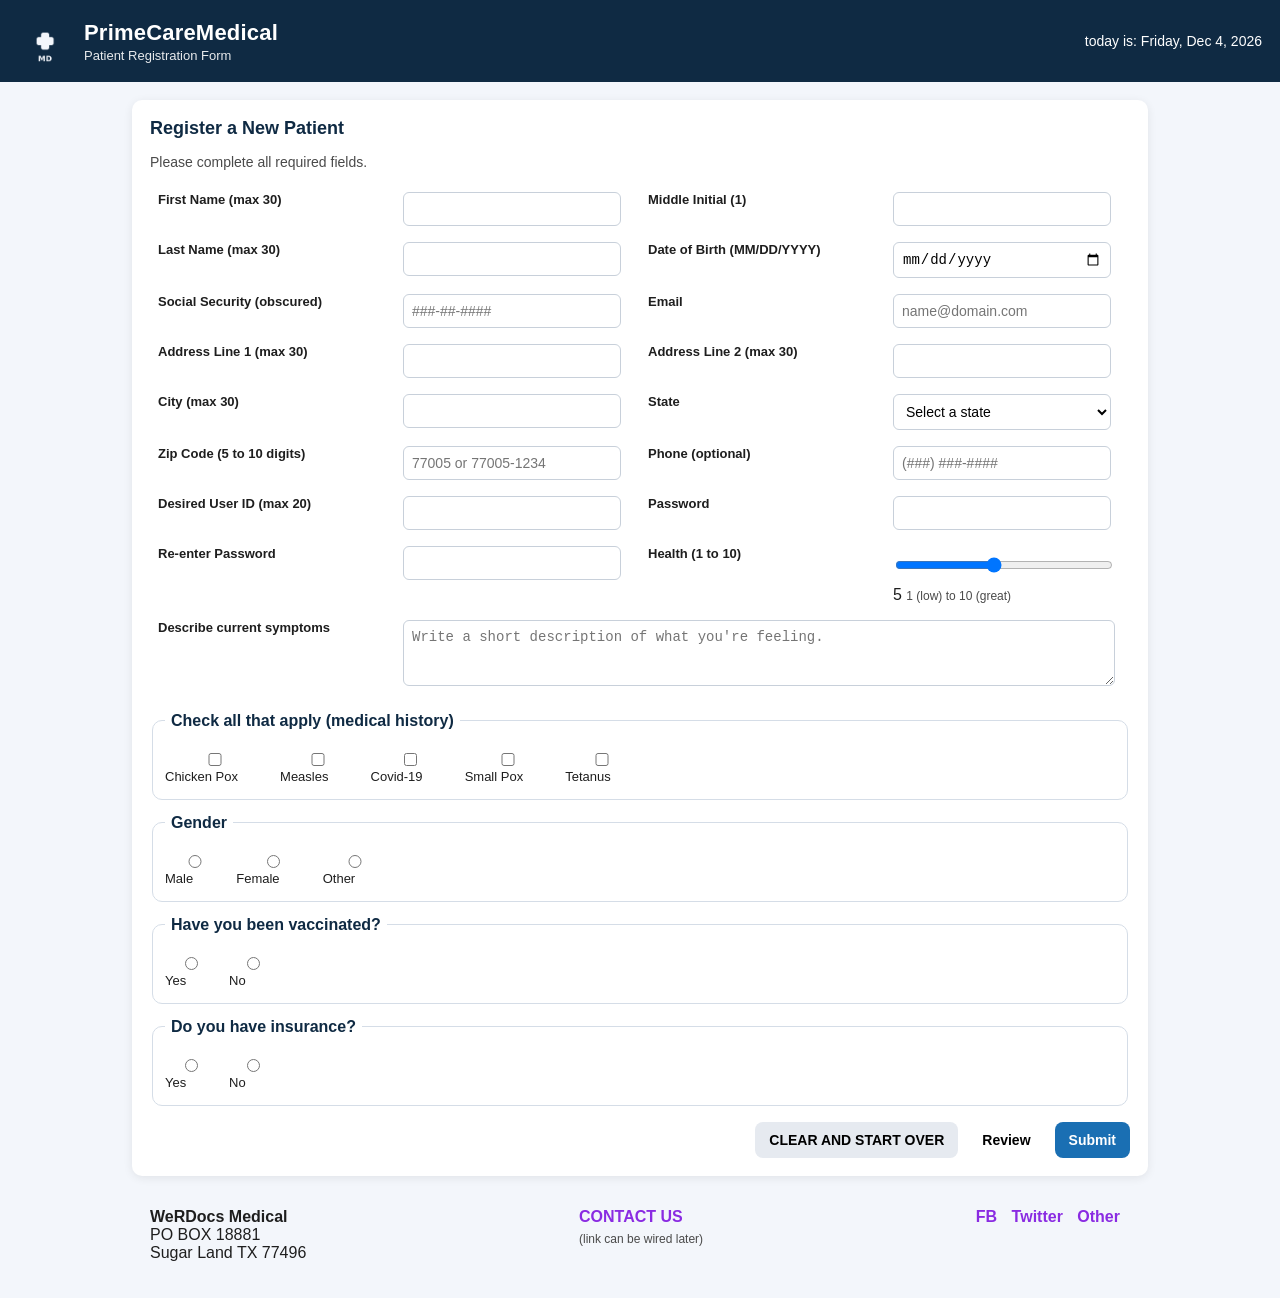
<file: index.html>
<!DOCTYPE html>
<html lang="en">
<head>
  <meta charset="UTF-8" />
  <meta http-equiv="refresh" content="0; url=mis3371/homework1/patient-form.html" />
  <title>PrimeCare Medical</title>
</head>
<body>
  <p>
    Redirecting to PrimeCare Medical Patient Registration Form...
    <br />
    <a href="mis3371/homework1/patient-form.html">
      Click here if you are not redirected.
    </a>
  </p>
</body>
</html>
</file>
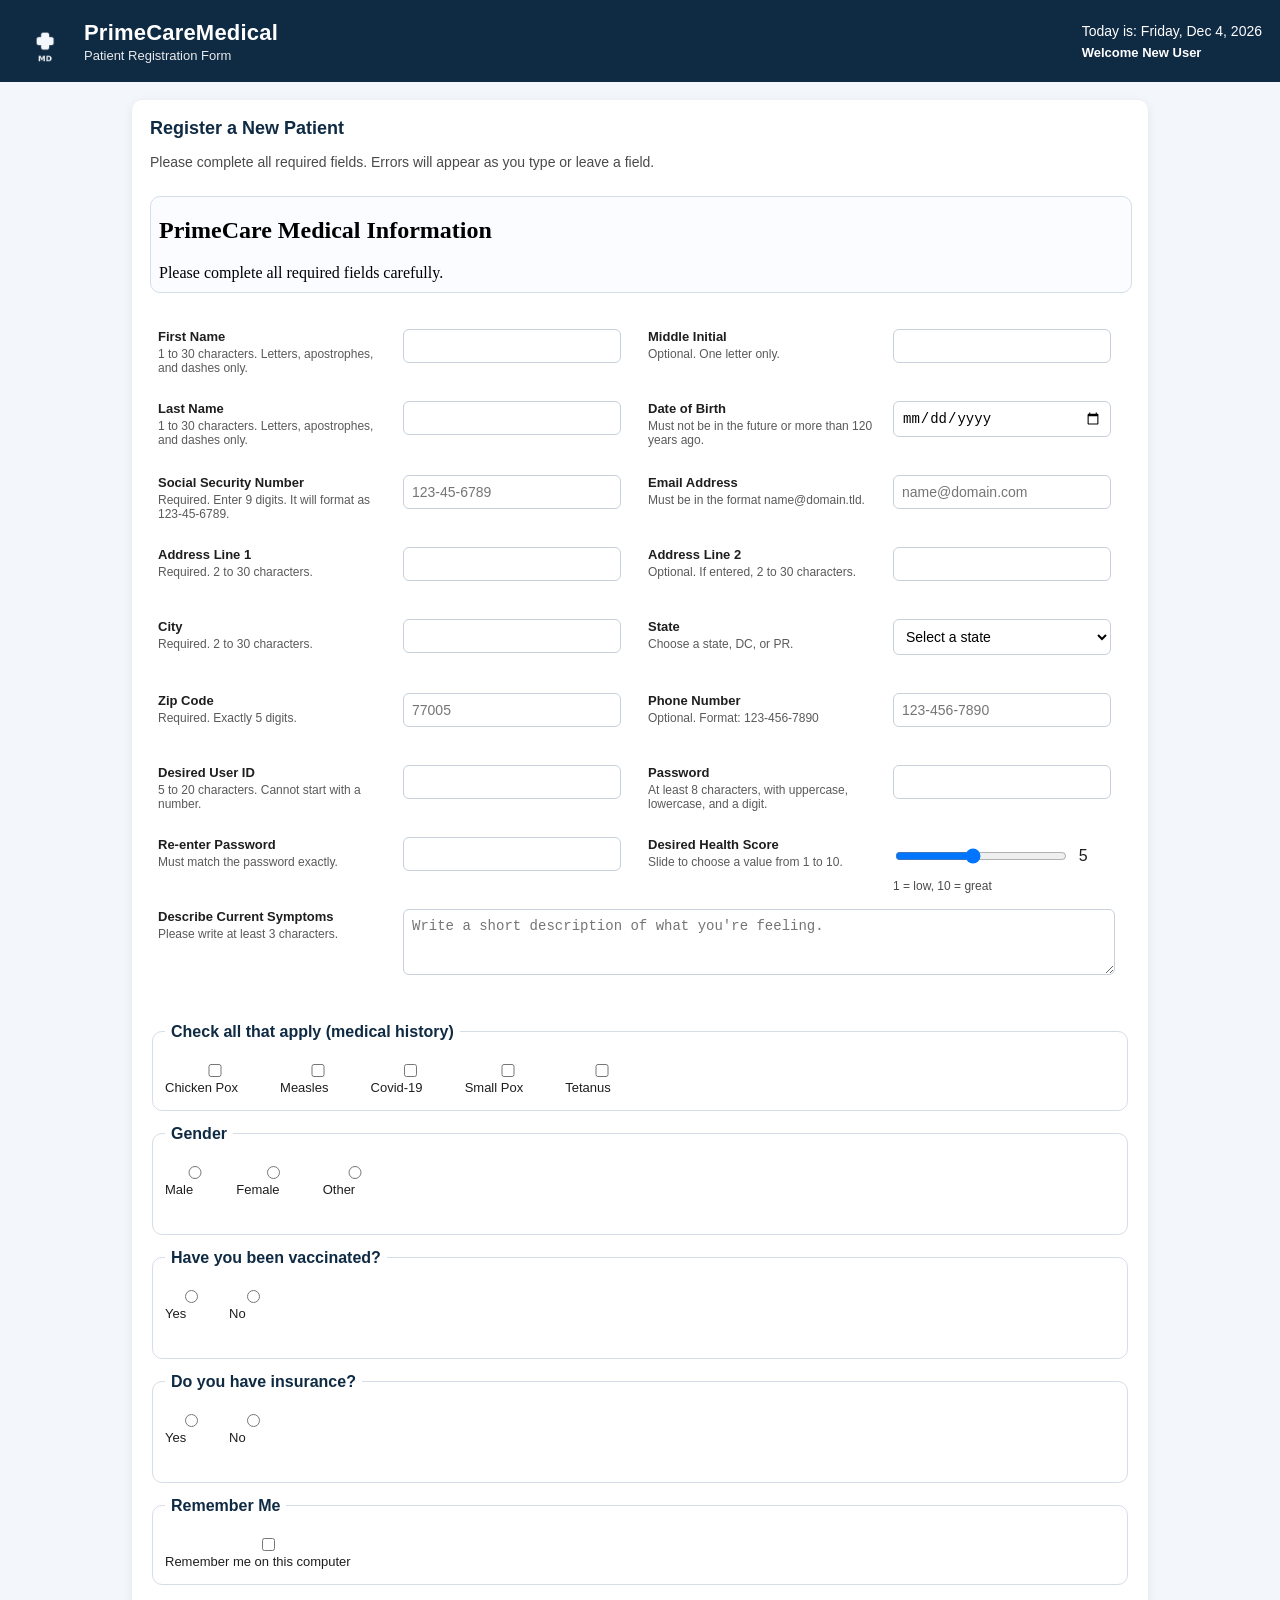
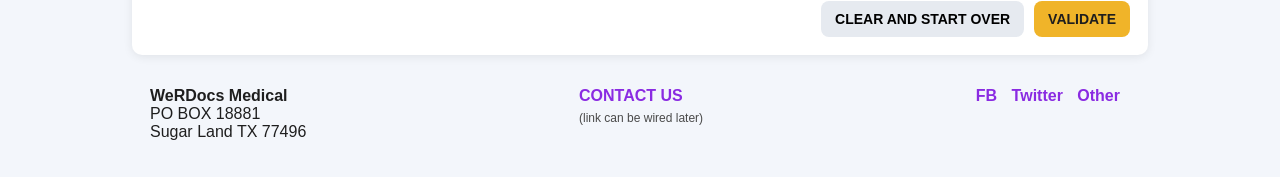
<file: mis3371/homework1/homework4.html>
<!--
Program name: homework3.html
Author: Muhammad Masood
Date created: 04/18/2026
Date last edited: 04/18/2026
Version: 3.1
Description: Patient Registration Form with on-the-fly JavaScript validation.
-->

<!DOCTYPE html>
<html lang="en">
<head>
  <meta charset="UTF-8" />
  <meta name="viewport" content="width=device-width, initial-scale=1.0" />
  <title>Patient Registration - Homework 4</title>
  <link rel="stylesheet" href="style.css" />
</head>
<body>
  <div id="header">
    <div class="header-left">
      <img src="logo.png" alt="Clinic Logo" class="logo" />
      <div>
        <h1>PrimeCareMedical</h1>
        <p class="tagline">Patient Registration Form</p>
      </div>
    </div>

    <div class="header-right">
      <p class="today-line">Today is: <span id="todayText"></span></p>
      <p id="welcomeMessage" class="welcome-message">Welcome New User</p>
    </div>
  </div>

  <div id="content">
    <h2>Register a New Patient</h2>
    <p class="helper-text">Please complete all required fields. Errors will appear as you type or leave a field.</p>
    <iframe src="iframe-info.html" class="info-frame" title="Patient Form Information"></iframe>

    <form id="registrationForm" action="thankyou.html" novalidate>
      <table class="form-table">
        <tr>
          <td>
            <label for="firstName">First Name</label>
            <div class="prompt-text">1 to 30 characters. Letters, apostrophes, and dashes only.</div>
          </td>
          <td>
            <input type="text" id="firstName" name="firstName" maxlength="30" title="Enter 1 to 30 letters, apostrophes, or dashes only." />
            <div class="error" id="firstNameError"></div>
          </td>

          <td>
            <label for="middleInitial">Middle Initial</label>
            <div class="prompt-text">Optional. One letter only.</div>
          </td>
          <td>
            <input type="text" id="middleInitial" name="middleInitial" maxlength="1" title="Optional. Enter one letter only." />
            <div class="error" id="middleInitialError"></div>
          </td>
        </tr>

        <tr>
          <td>
            <label for="lastName">Last Name</label>
            <div class="prompt-text">1 to 30 characters. Letters, apostrophes, and dashes only.</div>
          </td>
          <td>
            <input type="text" id="lastName" name="lastName" maxlength="30" title="Enter 1 to 30 letters, apostrophes, or dashes only." />
            <div class="error" id="lastNameError"></div>
          </td>

          <td>
            <label for="dob">Date of Birth</label>
            <div class="prompt-text">Must not be in the future or more than 120 years ago.</div>
          </td>
          <td>
            <input type="date" id="dob" name="dob" title="Select a valid date of birth." />
            <div class="error" id="dobError"></div>
          </td>
        </tr>

        <tr>
          <td>
            <label for="ssn">Social Security Number</label>
            <div class="prompt-text">Required. Enter 9 digits. It will format as 123-45-6789.</div>
          </td>
          <td>
            <input type="password" id="ssn" name="ssn" maxlength="11" placeholder="123-45-6789" title="Enter 9 digits for the Social Security Number." />
            <div class="error" id="ssnError"></div>
          </td>

          <td>
            <label for="email">Email Address</label>
            <div class="prompt-text">Must be in the format name@domain.tld.</div>
          </td>
          <td>
            <input type="text" id="email" name="email" placeholder="name@domain.com" title="Enter a valid email address." />
            <div class="error" id="emailError"></div>
          </td>
        </tr>

        <tr>
          <td>
            <label for="address1">Address Line 1</label>
            <div class="prompt-text">Required. 2 to 30 characters.</div>
          </td>
          <td>
            <input type="text" id="address1" name="address1" maxlength="30" title="Enter 2 to 30 characters." />
            <div class="error" id="address1Error"></div>
          </td>

          <td>
            <label for="address2">Address Line 2</label>
            <div class="prompt-text">Optional. If entered, 2 to 30 characters.</div>
          </td>
          <td>
            <input type="text" id="address2" name="address2" maxlength="30" title="Optional. Enter 2 to 30 characters if used." />
            <div class="error" id="address2Error"></div>
          </td>
        </tr>

        <tr>
          <td>
            <label for="city">City</label>
            <div class="prompt-text">Required. 2 to 30 characters.</div>
          </td>
          <td>
            <input type="text" id="city" name="city" maxlength="30" title="Enter a city name using letters, spaces, apostrophes, periods, or dashes." />
            <div class="error" id="cityError"></div>
          </td>

          <td>
            <label for="state">State</label>
            <div class="prompt-text">Choose a state, DC, or PR.</div>
          </td>
          <td>
            <select id="state" name="state" title="Select a state.">
  <option value="">Loading states...</option>
</select>
            <div class="error" id="stateError"></div>
          </td>
        </tr>

        <tr>
          <td>
            <label for="zip">Zip Code</label>
            <div class="prompt-text">Required. Exactly 5 digits.</div>
          </td>
          <td>
            <input type="text" id="zip" name="zip" maxlength="5" placeholder="77005" title="Enter a 5-digit ZIP code." />
            <div class="error" id="zipError"></div>
          </td>

          <td>
            <label for="phone">Phone Number</label>
            <div class="prompt-text">Optional. Format: 123-456-7890</div>
          </td>
          <td>
            <input type="text" id="phone" name="phone" maxlength="12" placeholder="123-456-7890" title="Optional. Enter a phone number in the format 123-456-7890." />
            <div class="error" id="phoneError"></div>
          </td>
        </tr>

        <tr>
          <td>
            <label for="userId">Desired User ID</label>
            <div class="prompt-text">5 to 20 characters. Cannot start with a number.</div>
          </td>
          <td>
            <input type="text" id="userId" name="userId" maxlength="20" title="User ID must start with a letter and may contain letters, numbers, dashes, and underscores." />
            <div class="error" id="userIdError"></div>
          </td>

          <td>
            <label for="password">Password</label>
            <div class="prompt-text">At least 8 characters, with uppercase, lowercase, and a digit.</div>
          </td>
          <td>
            <input type="password" id="password" name="password" maxlength="30" title="Password must be at least 8 characters and include uppercase, lowercase, and a digit." />
            <div class="error" id="passwordError"></div>
          </td>
        </tr>

        <tr>
          <td>
            <label for="password2">Re-enter Password</label>
            <div class="prompt-text">Must match the password exactly.</div>
          </td>
          <td>
            <input type="password" id="password2" name="password2" maxlength="30" title="Re-enter the same password." />
            <div class="error" id="password2Error"></div>
          </td>

          <td>
            <label for="healthScore">Desired Health Score</label>
            <div class="prompt-text">Slide to choose a value from 1 to 10.</div>
          </td>
          <td>
            <div class="range-wrap">
              <input type="range" id="healthScore" name="healthScore" min="1" max="10" value="5" />
              <span id="healthValue">5</span>
            </div>
            <div class="range-note">1 = low, 10 = great</div>
          </td>
        </tr>

        <tr>
          <td>
            <label for="symptoms">Describe Current Symptoms</label>
            <div class="prompt-text">Please write at least 3 characters.</div>
          </td>
          <td colspan="3">
            <textarea id="symptoms" name="symptoms" rows="3" cols="50" placeholder="Write a short description of what you're feeling." title="Describe your symptoms in at least 3 characters."></textarea>
            <div class="error" id="symptomsError"></div>
          </td>
        </tr>
      </table>

      <fieldset class="section">
        <legend>Check all that apply (medical history)</legend>
        <label><input type="checkbox" name="history" value="Chicken Pox" /> Chicken Pox</label>
        <label><input type="checkbox" name="history" value="Measles" /> Measles</label>
        <label><input type="checkbox" name="history" value="Covid-19" /> Covid-19</label>
        <label><input type="checkbox" name="history" value="Small Pox" /> Small Pox</label>
        <label><input type="checkbox" name="history" value="Tetanus" /> Tetanus</label>
      </fieldset>

      <fieldset class="section">
        <legend>Gender</legend>
        <label><input type="radio" name="gender" value="Male" /> Male</label>
        <label><input type="radio" name="gender" value="Female" /> Female</label>
        <label><input type="radio" name="gender" value="Other" /> Other</label>
        <div class="error" id="genderError"></div>
      </fieldset>

      <fieldset class="section">
        <legend>Have you been vaccinated?</legend>
        <label><input type="radio" name="vaccinated" value="Yes" /> Yes</label>
        <label><input type="radio" name="vaccinated" value="No" /> No</label>
        <div class="error" id="vaccinatedError"></div>
      </fieldset>

      <fieldset class="section">
        <legend>Do you have insurance?</legend>
        <label><input type="radio" name="insurance" value="Yes" /> Yes</label>
        <label><input type="radio" name="insurance" value="No" /> No</label>
        <div class="error" id="insuranceError"></div>
      </fieldset>

      <fieldset class="section">
  <legend>Remember Me</legend>
  <label>
    <input type="checkbox" id="rememberMe" name="rememberMe" />
    Remember me on this computer
  </label>

  <div id="notUserBox" style="display:none;">
    <label>
      <input type="checkbox" id="notUser" name="notUser" />
      Not me, start as a new user
    </label>
  </div>
</fieldset>
      <div class="button-row">
        <input type="reset" value="CLEAR AND START OVER" id="clearBtn" />
        <input type="button" value="VALIDATE" id="validateBtn" />
        <input type="submit" value="SUBMIT" id="submitBtn" class="hidden-submit" />
      </div>
    </form>

    <div id="reviewSection" class="review-box" style="display:none;">
      <h3>Please Review This Information</h3>
      <div id="reviewContent"></div>
    </div>
  </div>

  <div id="footer">
    <div class="footer-left">
      <strong>WeRDocs Medical</strong><br />
      PO BOX 18881<br />
      Sugar Land TX 77496
    </div>

    <div class="footer-mid">
      <a href="#" class="footer-link">CONTACT US</a>
      <div class="footer-note">(link can be wired later)</div>
    </div>

    <div class="footer-right">
      <a href="#" class="footer-link">FB</a>
      <a href="#" class="footer-link">Twitter</a>
      <a href="#" class="footer-link">Other</a>
    </div>
  </div>

  <script src="script.js"></script>
</body>
</html>
</file>
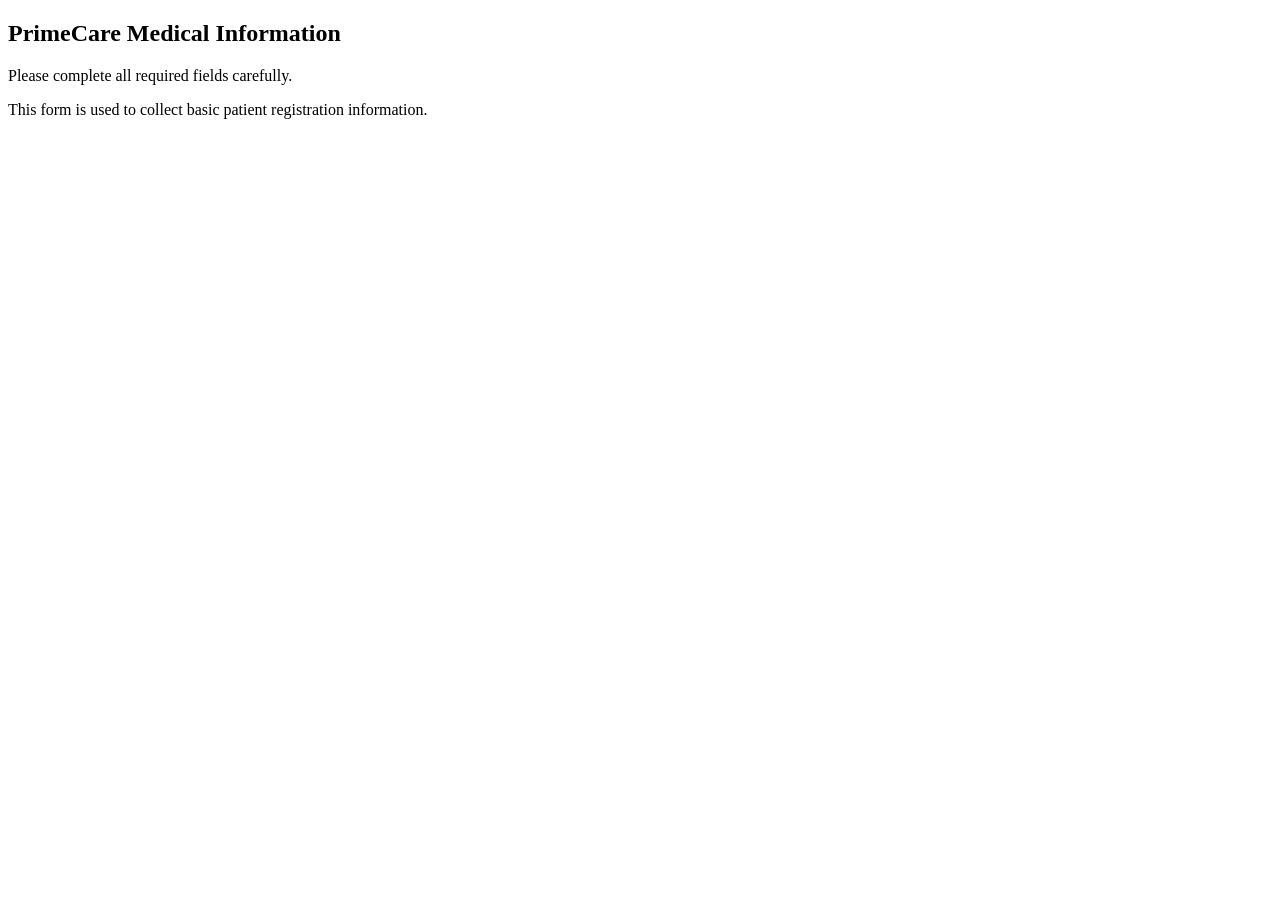
<file: mis3371/homework1/iframe-info.html>
<!DOCTYPE html>
<html>
<head>
    <title>Health Information</title>
</head>
<body>
    <h2>PrimeCare Medical Information</h2>
    <p>Please complete all required fields carefully.</p>
    <p>This form is used to collect basic patient registration information.</p>
</body>
</html>
</file>
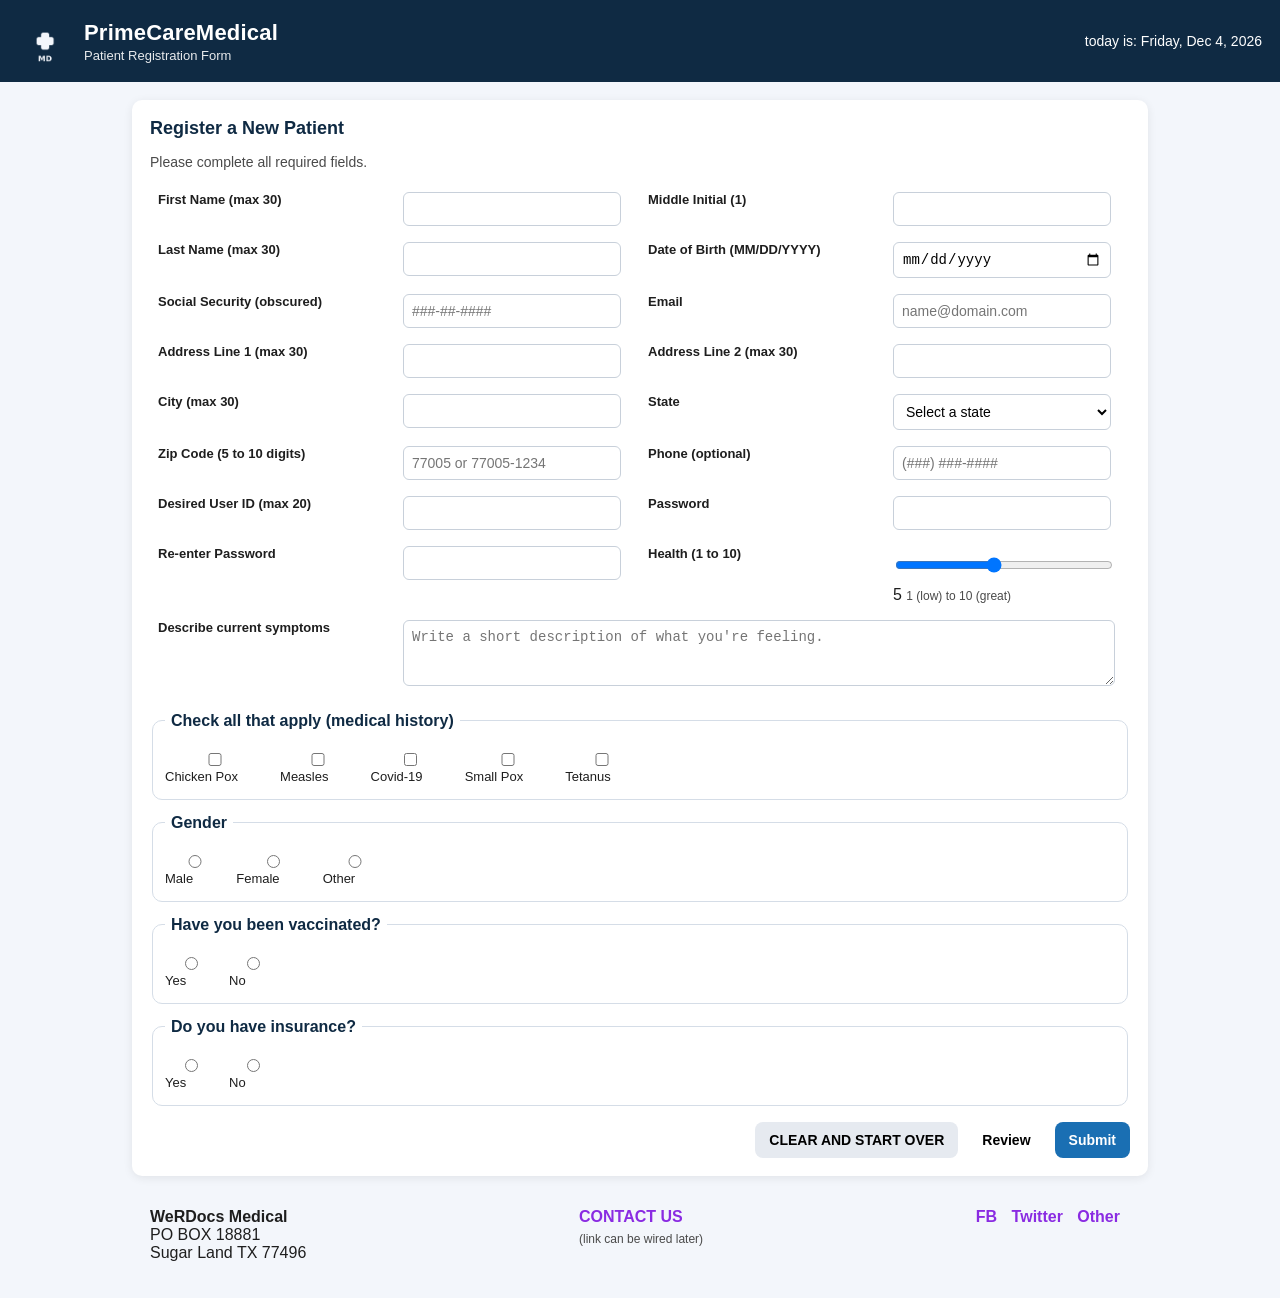
<file: mis3371/homework1/patient-form.html>
<!--
Program name: patient-form.html
Author: Muhammad Masood 
Date created: 02/26/2026
Date last edited: 02/26/2026
Version: 1.0
Description: Patient Registration Form (client-side only) to capture demographic and health-related info.
-->

<!DOCTYPE html>
<html lang="en">
<head>
  <meta charset="UTF-8" />
  <meta name="viewport" content="width=device-width, initial-scale=1.0" />
  <title>Patient Registration</title>

  <!-- External CSS only -->
  <link rel="stylesheet" href="style.css" />
</head>

<body>
  <!-- HEADER / BANNER -->
  <div id="header">
    <div class="header-left">
      <img src="logo.png" alt="Clinic Logo" class="logo" />
      <div>
        <h1>PrimeCareMedical</h1>
        <p class="tagline">Patient Registration Form</p>
      </div>
    </div>

    <div class="header-right">
      <p class="today-line">
        today is:
        <span id="todayText"></span>
      </p>
    </div>
  </div>

  <!-- MAIN CONTENT -->
  <div id="content">
    <h2>Register a New Patient</h2>
    <p class="helper-text">Please complete all required fields.</p>

    <!-- NOTE: No method (client-side only). Action goes to Thank You page -->
    <form id="registrationForm" action="thankyou.html">
      <table class="form-table">
        <tr>
          <td><label for="firstName">First Name (max 30)</label></td>
          <td><input type="text" id="firstName" name="firstName" maxlength="30" required /></td>

          <td><label for="middleInitial">Middle Initial (1)</label></td>
          <td><input type="text" id="middleInitial" name="middleInitial" maxlength="1" /></td>
        </tr>

        <tr>
          <td><label for="lastName">Last Name (max 30)</label></td>
          <td><input type="text" id="lastName" name="lastName" maxlength="30" required /></td>

          <td><label for="dob">Date of Birth (MM/DD/YYYY)</label></td>
          <td>
            <input
  type="date"
  id="dob"
  name="dob"
  required
  title="Date cannot be in the future or more than 120 years ago"
/>
          </td>
        </tr>

        <tr>
          <td><label for="ssn">Social Security (obscured)</label></td>
          <td>
            <input
              type="password"
              id="ssn"
              name="ssn"
              minlength="9"
              maxlength="11"
              placeholder="###-##-####"
              required
            />
          </td>

          <td><label for="email">Email</label></td>
          <td><input type="email" id="email" name="email" placeholder="name@domain.com" required /></td>
        </tr>

        <tr>
          <td><label for="address1">Address Line 1 (max 30)</label></td>
          <td><input type="text" id="address1" name="address1" maxlength="30" required /></td>

          <td><label for="address2">Address Line 2 (max 30)</label></td>
          <td><input type="text" id="address2" name="address2" maxlength="30" /></td>
        </tr>

        <tr>
          <td><label for="city">City (max 30)</label></td>
          <td><input type="text" id="city" name="city" maxlength="30" required /></td>

          <td><label for="state">State</label></td>
          <td>
            <select id="state" name="state" required>
              <option value="">Select a state</option>
              <option>AL</option><option>AK</option><option>AZ</option><option>AR</option><option>CA</option>
              <option>CO</option><option>CT</option><option>DE</option><option>DC</option><option>FL</option>
              <option>GA</option><option>HI</option><option>ID</option><option>IL</option><option>IN</option>
              <option>IA</option><option>KS</option><option>KY</option><option>LA</option><option>ME</option>
              <option>MD</option><option>MA</option><option>MI</option><option>MN</option><option>MS</option>
              <option>MO</option><option>MT</option><option>NE</option><option>NV</option><option>NH</option>
              <option>NJ</option><option>NM</option><option>NY</option><option>NC</option><option>ND</option>
              <option>OH</option><option>OK</option><option>OR</option><option>PA</option><option>PR</option>
              <option>RI</option><option>SC</option><option>SD</option><option>TN</option><option>TX</option>
              <option>UT</option><option>VT</option><option>VA</option><option>WA</option><option>WV</option>
              <option>WI</option><option>WY</option>
            </select>
          </td>
        </tr>

        <tr>
          <td><label for="zip">Zip Code (5 to 10 digits)</label></td>
          <td>
            <!-- NOT a number type -->
            <input type="text" id="zip" name="zip" pattern="\d{5}(-\d{4})?|\d{5,10}" placeholder="77005 or 77005-1234" required />
          </td>

          <td><label for="phone">Phone (optional)</label></td>
          <td>
            <input
              type="tel"
              id="phone"
              name="phone"
              placeholder="(###) ###-####"
              pattern="\(\d{3}\)\s\d{3}-\d{4}"
            />
          </td>
        </tr>

        <tr>
          <td><label for="userId">Desired User ID (max 20)</label></td>
          <td><input type="text" id="userId" name="userId" maxlength="20" required /></td>

          <td><label for="password">Password</label></td>
          <td><input type="password" id="password" name="password" required /></td>
        </tr>

        <tr>
          <td><label for="password2">Re-enter Password</label></td>
          <td><input type="password" id="password2" name="password2" required /></td>

          <td><label for="healthScore">Health (1 to 10)</label></td>
          <td>
            <input type="range" id="healthScore" name="healthScore" min="1" max="10" value="5" />
<span id="healthValue">5</span>
<span class="range-note">1 (low) to 10 (great)</span>
          </td>
        </tr>

        <tr>
          <td><label for="symptoms">Describe current symptoms</label></td>
          <td colspan="3">
            <textarea
              id="symptoms"
              name="symptoms"
              rows="3"
              cols="50"
              minlength="3"
              placeholder="Write a short description of what you're feeling."
              required
            ></textarea>
          </td>
        </tr>
      </table>

      <!-- CHECKBOXES (5+) -->
      <fieldset class="section">
        <legend>Check all that apply (medical history)</legend>

        <label><input type="checkbox" name="history" value="chickenpox" /> Chicken Pox</label>
        <label><input type="checkbox" name="history" value="measles" /> Measles</label>
        <label><input type="checkbox" name="history" value="covid19" /> Covid-19</label>
        <label><input type="checkbox" name="history" value="smallpox" /> Small Pox</label>
        <label><input type="checkbox" name="history" value="tetanus" /> Tetanus</label>
      </fieldset>

      <!-- RADIO SETS (3+) -->
      <fieldset class="section">
        <legend>Gender</legend>
        <label><input type="radio" name="gender" value="male" required /> Male</label>
        <label><input type="radio" name="gender" value="female" /> Female</label>
        <label><input type="radio" name="gender" value="other" /> Other</label>
      </fieldset>

      <fieldset class="section">
        <legend>Have you been vaccinated?</legend>
        <label><input type="radio" name="vaccinated" value="yes" required /> Yes</label>
        <label><input type="radio" name="vaccinated" value="no" /> No</label>
      </fieldset>

      <fieldset class="section">
        <legend>Do you have insurance?</legend>
        <label><input type="radio" name="insurance" value="yes" required /> Yes</label>
        <label><input type="radio" name="insurance" value="no" /> No</label>
      </fieldset>

      <!-- BUTTONS -->
      <div class="button-row">
  <input type="reset" value="CLEAR AND START OVER" />
  <input type="button" value="Review" onclick="reviewForm()" />
  <input type="submit" value="Submit" />
</div>
    </form>
    <div id="reviewSection" style="display:none; margin-top:20px;">
  <h3>PLEASE REVIEW THIS INFORMATION</h3>
  <div id="reviewContent"></div>
</div>
  </div>

  <!-- FOOTER -->
  <div id="footer">
    <div class="footer-left">
      <strong>WeRDocs Medical</strong><br />
      PO BOX 18881<br />
      Sugar Land TX 77496
    </div>

    <div class="footer-mid">
      <a href="#" class="footer-link">CONTACT US</a>
      <div class="footer-note">(link can be wired later)</div>
    </div>

    <div class="footer-right">
      <a href="#" class="footer-link">FB</a>
      <a href="#" class="footer-link">Twitter</a>
      <a href="#" class="footer-link">Other</a>
    </div>
  </div>

  <!-- Inline JS ONLY for dynamic date -->
  <script src="states.js"></script>
<script src="script.js"></script>
</body>
</html>
</file>
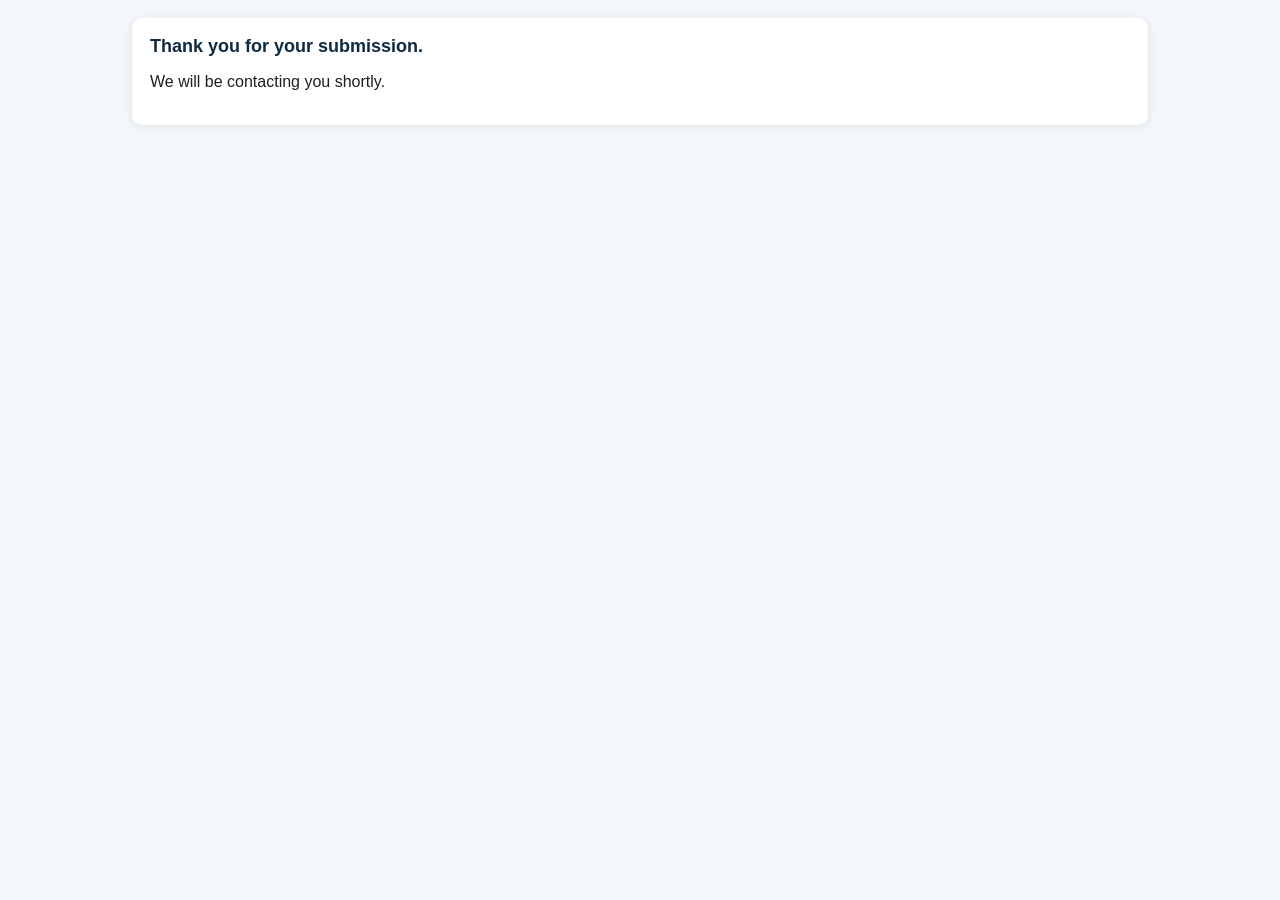
<file: mis3371/homework1/thankyou.html>
<!DOCTYPE html>
<html lang="en">
<head>
  <meta charset="UTF-8" />
  <meta name="viewport" content="width=device-width, initial-scale=1.0" />
  <title>Thank You</title>
  <link rel="stylesheet" href="style.css" />
</head>
<body>
  <div id="content">
    <h2>Thank you for your submission.</h2>
    <p>We will be contacting you shortly.</p>
  </div>
</body>
</html>
</file>
<file: mis3371/homework1/style.css>
/*
Program name: style.css
Author: Muhammad Masood
Date created: 04/18/2026
Date last edited: 04/18/2026
Version: 3.0
Description: External stylesheet for Homework 3 patient registration form.
*/

body {
  font-family: Arial, Helvetica, sans-serif;
  background-color: #f3f6fb;
  margin: 0;
  padding: 0;
  color: #1e1e1e;
}

#header {
  background-color: #0f2a43;
  color: white;
  padding: 14px 18px;
  display: flex;
  align-items: center;
  justify-content: space-between;
}

.header-left {
  display: flex;
  gap: 12px;
  align-items: center;
}

.logo {
  width: 54px;
  height: 54px;
  border-radius: 8px;
}

h1 {
  margin: 0;
  font-size: 22px;
  letter-spacing: 0.2px;
}

.tagline {
  margin: 2px 0 0 0;
  font-size: 13px;
  opacity: 0.9;
}

.today-line {
  margin: 0;
  font-size: 14px;
}

#content {
  max-width: 980px;
  background: white;
  margin: 18px auto;
  padding: 18px;
  border-radius: 10px;
  box-shadow: 0 2px 10px rgba(0, 0, 0, 0.08);
}

h2 {
  margin-top: 0;
  font-size: 18px;
  color: #0f2a43;
}

.helper-text {
  margin-top: 6px;
  color: #4a4a4a;
  font-size: 14px;
}

.form-table {
  width: 100%;
  border-collapse: collapse;
  margin-top: 12px;
}

.form-table td {
  padding: 8px;
  vertical-align: top;
  width: 25%;
}

label {
  font-weight: 600;
  font-size: 13px;
  display: block;
  margin-bottom: 3px;
}

.prompt-text {
  font-size: 12px;
  color: #5a5a5a;
  margin-bottom: 5px;
}

input,
select,
textarea {
  width: 95%;
  padding: 8px;
  border: 1px solid #c8d0da;
  border-radius: 6px;
  font-size: 14px;
  background: #fff;
  box-sizing: border-box;
}

textarea {
  width: 99%;
  resize: vertical;
}

.section {
  margin-top: 14px;
  padding: 12px;
  border: 1px solid #d5dde7;
  border-radius: 10px;
}

.section legend {
  font-weight: 700;
  color: #0f2a43;
  padding: 0 6px;
}

.section label {
  display: inline-block;
  margin-right: 14px;
  margin-top: 8px;
  font-weight: 500;
}

.range-wrap {
  display: flex;
  align-items: center;
  gap: 10px;
}

.range-wrap input[type="range"] {
  width: 75%;
}

.range-note {
  font-size: 12px;
  color: #4a4a4a;
  margin-top: 4px;
}

.error {
  min-height: 18px;
  color: #b00020;
  font-size: 12px;
  margin-top: 4px;
}

.invalid {
  border: 1px solid #b00020;
  background-color: #fff6f7;
}

.button-row {
  margin-top: 16px;
  display: flex;
  gap: 10px;
  justify-content: flex-end;
  flex-wrap: wrap;
}

.button-row input {
  width: auto;
  cursor: pointer;
  border: none;
  padding: 10px 14px;
  border-radius: 8px;
  font-weight: 600;
}

.button-row input[type="reset"] {
  background: #e6eaf0;
}

#validateBtn {
  background: #f0b429;
  color: #1e1e1e;
}

.button-row input[type="submit"] {
  background: #1a6fb3;
  color: white;
}

.hidden-submit {
  display: none;
}

.review-box {
  margin-top: 20px;
  padding: 14px;
  border: 1px solid #d5dde7;
  border-radius: 10px;
  background: #fafcff;
}

.review-box h3 {
  margin-top: 0;
  color: #0f2a43;
}

#footer {
  max-width: 980px;
  margin: 0 auto 22px auto;
  padding: 14px 18px;
  display: flex;
  justify-content: space-between;
  gap: 12px;
  color: #1e1e1e;
}

.footer-link {
  text-decoration: none;
  color: #8a2be2;
  font-weight: 700;
  margin-right: 10px;
}

.footer-note {
  font-size: 12px;
  color: #4a4a4a;
  margin-top: 6px;
}
.welcome-message {
  margin: 6px 0 0 0;
  font-size: 13px;
  font-weight: 700;
  color: #ffffff;
}

.info-frame {
  width: 100%;
  height: 95px;
  border: 1px solid #d5dde7;
  border-radius: 10px;
  margin: 12px 0;
  background: #fafcff;
}

#header {
  position: sticky;
  top: 0;
  z-index: 1000;
}

#notUserBox {
  margin-top: 10px;
}
</file>
